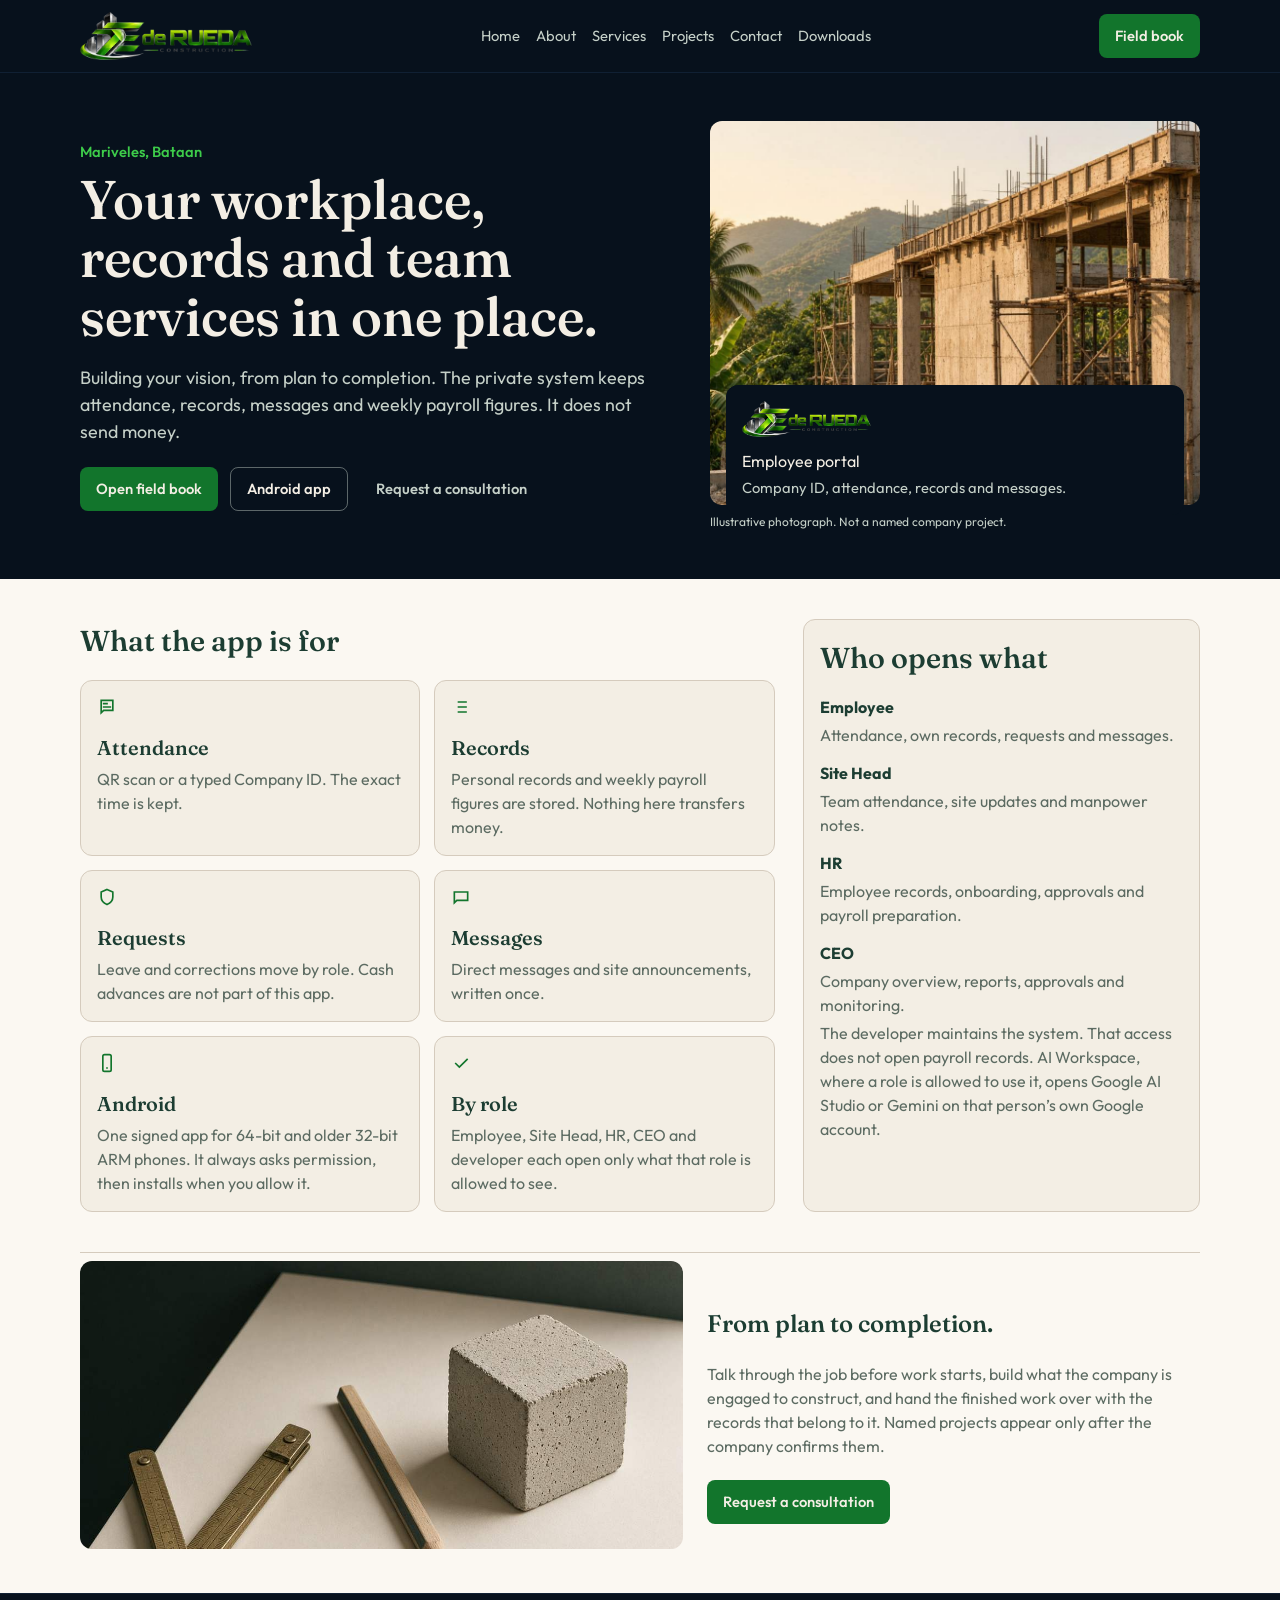
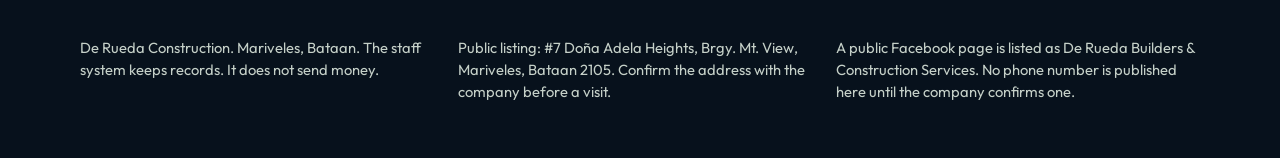
<file: index.html>
<!DOCTYPE html>
<html lang="en">
<head>
  <meta charset="utf-8" />
  <meta name="viewport" content="width=device-width, initial-scale=1" />
  <title>De Rueda Construction</title>
  <meta name="description" content="De Rueda Construction, Mariveles, Bataan. Workplace records, attendance and the Android field app. The system does not send money." />
  <meta name="theme-color" content="#07111c" />
  <link rel="icon" href="favicon.svg" />
  <meta property="og:title" content="De Rueda Construction" />
  <meta property="og:description" content="Workplace records, attendance and the Android field app. The system does not send money." />
  <meta property="og:image" content="og.jpg" />
  <meta property="og:type" content="website" />
  <link rel="preconnect" href="https://fonts.googleapis.com" />
  <link rel="preconnect" href="https://fonts.gstatic.com" crossorigin />
  <link href="https://fonts.googleapis.com/css2?family=Fraunces:opsz,wght@9..144,500;9..144,600&family=Outfit:wght@400;500;600&display=swap" rel="stylesheet" />
  <link rel="stylesheet" href="styles.css" />
</head>
<body>

<header class="bar">
  <div class="wrap">
    <div class="bar-row">
      <a class="brand" href="index.html" aria-label="De Rueda Construction">
        <img class="logo" src="brand/logo.webp" alt="De Rueda Construction" />
      </a>
      <nav class="desk">
        <a href="index.html">Home</a>
        <a href="about.html">About</a>
        <a href="services.html">Services</a>
        <a href="projects.html">Projects</a>
        <a href="contact.html">Contact</a>
        <a href="downloads.html">Downloads</a>
      </nav>
      <a class="btn gloss" href="field/index.html">Field book</a>
    </div>
    <nav class="mobile">
      <a href="index.html">Home</a>
      <a href="about.html">About</a>
      <a href="services.html">Services</a>
      <a href="projects.html">Projects</a>
      <a href="contact.html">Contact</a>
      <a href="downloads.html">Downloads</a>
      <a href="field/index.html">Field book</a>
    </nav>
  </div>
</header>

<main>
  <section class="hero">
    <div class="wrap hero-grid">
      <div>
        <p class="kicker">Mariveles, Bataan</p>
        <h1>Your workplace, records and team services in one place.</h1>
        <p class="lead">Building your vision, from plan to completion. The private system keeps attendance, records, messages and weekly payroll figures. It does not send money.</p>
        <div class="actions">
          <a class="btn gloss" href="field/index.html">Open field book</a>
          <a class="btn ghost" href="downloads.html">Android app</a>
          <a class="btn text" href="contact.html">Request a consultation</a>
        </div>
      </div>
      <figure class="shot">
        <img class="photo" src="images/site-dusk.jpg" alt="Timber formwork and scaffolding on a low building at dusk, with hills behind" />
        <div class="float">
          <img class="logo" src="brand/logo.webp" alt="De Rueda Construction" />
          <p>Employee portal</p>
          <p class="sub">Company ID, attendance, records and messages.</p>
        </div>
        <figcaption>Illustrative photograph. Not a named company project.</figcaption>
      </figure>
    </div>
  </section>

  <section class="wrap home-grid">
    <div>
      <h2>What the app is for</h2>
      <ul class="points">
        <li>
          <svg class="mark" viewBox="0 0 24 24" fill="none" stroke="currentColor" stroke-width="2" aria-hidden="true"><path d="M7 12h10M7 8h6M5 4h14v12H8l-3 3z"/></svg>
          <h3>Attendance</h3>
          <p class="muted">QR scan or a typed Company ID. The exact time is kept.</p>
        </li>
        <li>
          <svg class="mark" viewBox="0 0 24 24" fill="none" stroke="currentColor" stroke-width="2" aria-hidden="true"><path d="M8 6h11M8 12h11M8 18h11M4 6h.01M4 12h.01M4 18h.01"/></svg>
          <h3>Records</h3>
          <p class="muted">Personal records and weekly payroll figures are stored. Nothing here transfers money.</p>
        </li>
        <li>
          <svg class="mark" viewBox="0 0 24 24" fill="none" stroke="currentColor" stroke-width="2" aria-hidden="true"><path d="M12 3l7 3v6c0 5-3.5 7.5-7 9-3.5-1.5-7-4-7-9V6z"/></svg>
          <h3>Requests</h3>
          <p class="muted">Leave and corrections move by role. Cash advances are not part of this app.</p>
        </li>
        <li>
          <svg class="mark" viewBox="0 0 24 24" fill="none" stroke="currentColor" stroke-width="2" aria-hidden="true"><path d="M4 6h16v10H7l-3 3z"/></svg>
          <h3>Messages</h3>
          <p class="muted">Direct messages and site announcements, written once.</p>
        </li>
        <li>
          <svg class="mark" viewBox="0 0 24 24" fill="none" stroke="currentColor" stroke-width="2" aria-hidden="true"><rect x="7" y="2" width="10" height="20" rx="2"/><path d="M11 18h2"/></svg>
          <h3>Android</h3>
          <p class="muted">One signed app for 64-bit and older 32-bit ARM phones. It always asks permission, then installs when you allow it.</p>
        </li>
        <li>
          <svg class="mark" viewBox="0 0 24 24" fill="none" stroke="currentColor" stroke-width="2" aria-hidden="true"><path d="M5 12l5 5L20 7"/></svg>
          <h3>By role</h3>
          <p class="muted">Employee, Site Head, HR, CEO and developer each open only what that role is allowed to see.</p>
        </li>
      </ul>
    </div>
    <aside class="roles">
      <h2>Who opens what</h2>
      <ul>
        <li><strong>Employee</strong><p class="muted">Attendance, own records, requests and messages.</p></li>
        <li><strong>Site Head</strong><p class="muted">Team attendance, site updates and manpower notes.</p></li>
        <li><strong>HR</strong><p class="muted">Employee records, onboarding, approvals and payroll preparation.</p></li>
        <li><strong>CEO</strong><p class="muted">Company overview, reports, approvals and monitoring.</p></li>
      </ul>
      <p class="muted">The developer maintains the system. That access does not open payroll records. AI Workspace, where a role is allowed to use it, opens Google AI Studio or Gemini on that person’s own Google account.</p>
    </aside>
  </section>

  <section class="wrap close">
    <img src="images/materials.jpg" alt="Brass ruler, pencil and a concrete cube on cream paper" />
    <div>
      <h2>From plan to completion.</h2>
      <p class="muted">Talk through the job before work starts, build what the company is engaged to construct, and hand the finished work over with the records that belong to it. Named projects appear only after the company confirms them.</p>
      <div class="actions">
        <a class="btn gloss" href="contact.html">Request a consultation</a>
      </div>
    </div>
  </section>
</main>

<footer>
  <div class="wrap foot">
    <p>De Rueda Construction. Mariveles, Bataan. The staff system keeps records. It does not send money.</p>
    <p>Public listing: #7 Doña Adela Heights, Brgy. Mt. View, Mariveles, Bataan 2105. Confirm the address with the company before a visit.</p>
    <p>A public Facebook page is listed as De Rueda Builders & Construction Services. No phone number is published here until the company confirms one.</p>
  </div>
</footer>

</body>
</html>
</file>
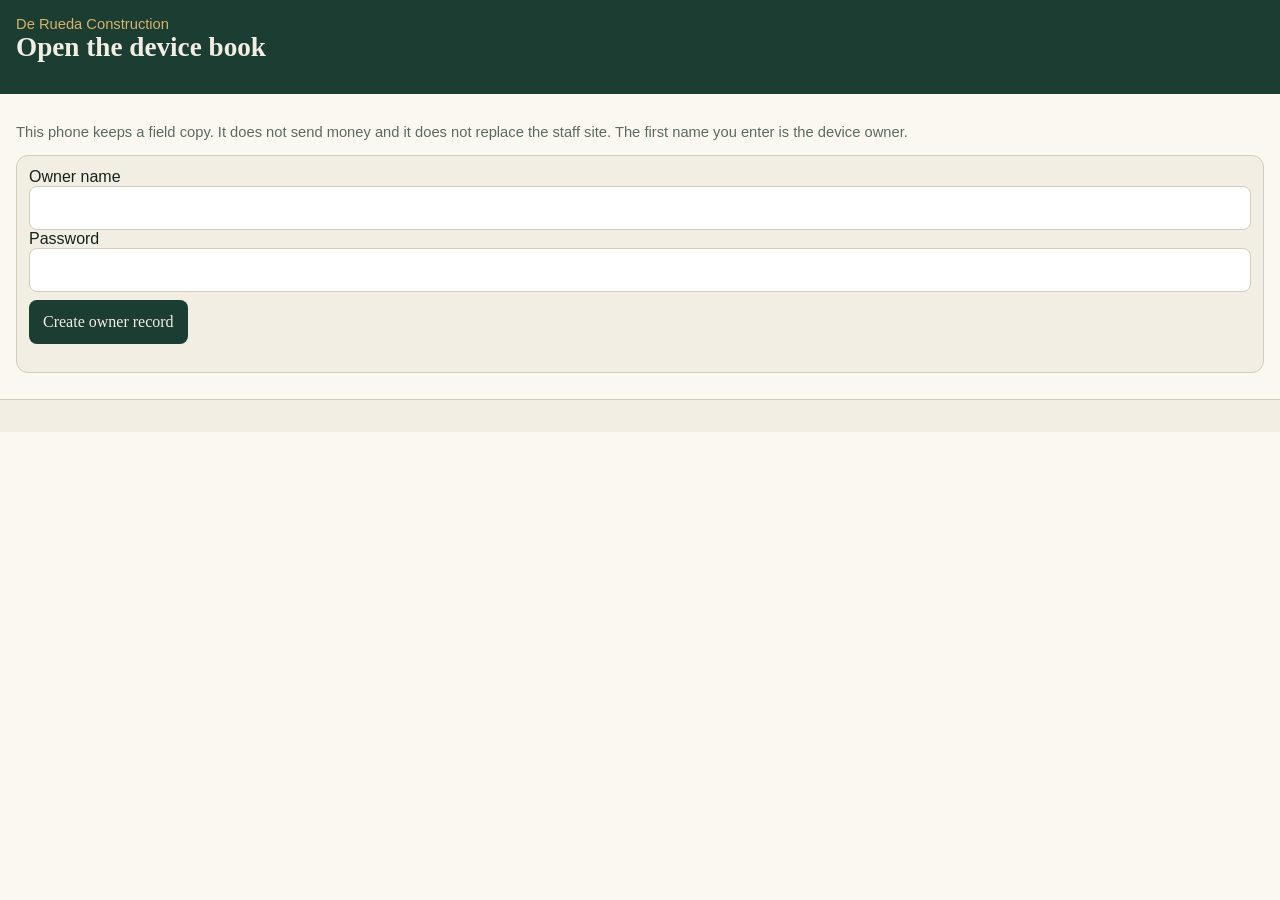
<file: field/index.html>
<!DOCTYPE html>
<html lang="en">
<head>
  <meta charset="utf-8" />
  <meta name="viewport" content="width=device-width, initial-scale=1" />
  <title>De Rueda</title>
  <style>
    :root { color-scheme: light; --ink:#14241c; --forest:#1c3d32; --brass:#a6843d; --paper:#fbf8f2; --cream:#f3eee4; --line:#d5cbbd; --muted:#5c6b62; --danger:#8d3b32; }
    * { box-sizing: border-box; }
    body { margin: 0; font-family: Georgia, "Times New Roman", serif; background: var(--paper); color: var(--ink); }
    header, main, nav { padding: 16px; }
    header { background: var(--forest); color: var(--cream); }
    h1 { font-size: 1.7rem; margin: 0; }
    p, label { font-family: "Segoe UI", sans-serif; }
    button, input, select { font: inherit; min-height: 44px; }
    button { background: var(--forest); color: var(--cream); border: 0; border-radius: 8px; padding: 0 14px; }
    button.alt { background: transparent; color: var(--forest); border: 1px solid var(--line); }
    input, select, textarea { width: 100%; border: 1px solid var(--line); border-radius: 8px; padding: 8px; background: white; }
    nav { position: sticky; bottom: 0; display: flex; gap: 6px; background: var(--cream); border-top: 1px solid var(--line); }
    nav button { flex: 1; background: transparent; color: var(--forest); padding: 8px 0; }
    .card { background: var(--cream); border: 1px solid var(--line); border-radius: 12px; padding: 12px; margin: 10px 0; }
    .muted { color: var(--muted); font-size: 0.92rem; }
    .err { color: var(--danger); }
    .row { display: flex; gap: 8px; margin: 8px 0; }
  </style>
</head>
<body>
  <header>
    <p class="muted" style="color:#d4b36a;margin:0">De Rueda Construction</p>
    <h1 id="title">Field record book</h1>
    <p id="who" class="muted" style="color:#e7dfd0"></p>
  </header>
  <main id="app"></main>
  <nav id="nav" hidden></nav>
  <script>
    const KEY = "drc-field-v1";
    const empty = () => ({ owner: null, sites: [], people: [], attendance: [], deductions: [] });
    let db = load();
    let session = false;
    let tab = "home";

    function load() {
      try { return JSON.parse(localStorage.getItem(KEY)) || empty(); } catch (e) { return empty(); }
    }
    function save() { localStorage.setItem(KEY, JSON.stringify(db)); }
    function pesos(c) { return "PHP " + (c / 100).toFixed(2); }
    function id() {
      const a = "ABCDEFGHJKLMNPQRSTUVWXYZ23456789";
      let s = "DRC-";
      const b = crypto.getRandomValues(new Uint8Array(6));
      for (const n of b) s += a[n % a.length];
      return s;
    }
    async function hash(password, salt) {
      const data = new TextEncoder().encode(salt + ":" + password);
      const buf = await crypto.subtle.digest("SHA-256", data);
      return [...new Uint8Array(buf)].map((x) => x.toString(16).padStart(2, "0")).join("");
    }
    function monday(iso) {
      const [y, m, d] = iso.split("-").map(Number);
      const dt = new Date(Date.UTC(y, m - 1, d));
      const day = dt.getUTCDay();
      dt.setUTCDate(dt.getUTCDate() + (day === 0 ? -6 : 1 - day));
      return dt.toISOString().slice(0, 10);
    }
    function today() {
      return new Intl.DateTimeFormat("en-CA", { timeZone: "Asia/Manila", year: "numeric", month: "2-digit", day: "2-digit" }).format(new Date());
    }
    function stamp() { return new Date().toISOString(); }
    function el(html) { app.innerHTML = html; bind(); }
    const app = document.getElementById("app");

    function render() {
      document.getElementById("nav").hidden = !session;
      if (!db.owner) return setup();
      if (!session) return unlock();
      document.getElementById("who").textContent = db.owner.name + " · " + db.owner.companyId;
      document.getElementById("nav").innerHTML = ["home","people","sites","attendance","payroll","backup"].map((t) => `<button data-tab="${t}">${t}</button>`).join("");
      if (tab === "home") home();
      if (tab === "people") people();
      if (tab === "sites") sites();
      if (tab === "attendance") attendance();
      if (tab === "payroll") payroll();
      if (tab === "backup") backup();
    }
    function bind() {
      document.querySelectorAll("[data-tab]").forEach((b) => b.onclick = () => { tab = b.dataset.tab; render(); });
      document.querySelectorAll("form[data-action]").forEach((f) => f.onsubmit = (e) => { e.preventDefault(); actions[f.dataset.action](new FormData(f), e.submitter); });
    }

    function setup() {
      document.getElementById("title").textContent = "Open the device book";
      el(`<p class="muted">This phone keeps a field copy. It does not send money and it does not replace the staff site. The first name you enter is the device owner.</p>
        <form data-action="setup" class="card">
          <label>Owner name<input name="name" required></label>
          <label>Password<input name="password" type="password" minlength="8" required></label>
          <div class="row"><button>Create owner record</button></div>
          <p class="err" id="err"></p>
        </form>`);
    }
    function unlock() {
      document.getElementById("title").textContent = "Locked";
      el(`<form data-action="unlock" class="card"><label>Password<input name="password" type="password" required></label><div class="row"><button>Open</button></div><p class="err" id="err"></p></form>`);
    }
    function home() {
      const last = db.attendance.filter((a) => a.companyId === db.owner.companyId).at(-1);
      el(`<div class="card"><p class="muted">Today ${today()}</p><p>${last ? last.action.toUpperCase() + " · " + last.occurredAt : "No attendance yet"}</p><p class="muted">${db.people.length} people · ${db.sites.length} sites</p></div>
        <p class="muted">Shared company records stay on the staff website. Use Backup when you want the CEO to import this phone's file.</p>`);
    }
    function sites() {
      el(`<form data-action="site" class="card"><label>Site name<input name="name" required></label><label>Type<select name="kind"><option value="project">Project site</option><option value="office">Office-based</option></select></label><button>Create site</button></form>
        ${db.sites.map((s) => `<div class="card"><strong>${s.name}</strong><p class="muted">${s.kind} · ${s.status} · ${s.id}</p></div>`).join("") || `<p class="muted">No sites yet.</p>`}`);
    }
    function people() {
      const options = db.sites.filter((s) => s.status === "active").map((s) => `<option value="${s.id}">${s.name}</option>`).join("");
      el(`<form data-action="person" class="card"><label>Name<input name="name" required></label><label>Job<input name="job" required></label><label>Site<select name="site">${options}</select></label><label>Class<select name="pay"><option value="daily">Daily</option><option value="hourly">Hourly</option></select></label><label>Rate, pesos<input name="rate" type="number" min="0" step="0.01"></label><button>Register</button><p class="err" id="err"></p></form>
        ${db.people.map((p) => `<div class="card"><strong>${p.fullName}</strong><p class="muted">${p.companyId} · ${p.role} · ${p.payClass} ${pesos(p.payClass === "hourly" ? p.hourlyRateCentavos : p.dailyRateCentavos)}</p></div>`).join("")}`);
    }
    function attendance() {
      const people = db.people.map((p) => `<option value="${p.companyId}">${p.fullName} · ${p.companyId}</option>`).join("");
      const sites = db.sites.filter((s) => s.status === "active").map((s) => `<option value="${s.id}">${s.name}</option>`).join("");
      const rows = db.attendance.slice().reverse().slice(0, 20).map((a) => `<div class="card">${a.companyId} · ${a.action} · ${a.occurredAt}</div>`).join("");
      el(`<form data-action="attend" class="card"><label>Person<select name="companyId">${people}</select></label><label>Site<select name="siteId">${sites}</select></label><div class="row"><button name="action" value="in">Check in</button><button class="alt" name="action" value="out">Check out</button></div><p class="err" id="err"></p></form>${rows || `<p class="muted">No events yet.</p>`}`);
    }
    function payroll() {
      el(`<form data-action="pay" class="card"><label>Any day in the week<input name="day" type="date" required></label><label><input name="ot" type="checkbox"> Include reviewed overtime</label><button>Prepare week</button><p class="muted">Draft rules: daily rate for a completed day, overtime after 8 hours at 125% only if you include it. Deductions are not guessed. This does not move money.</p><p class="err" id="err"></p></form>
        ${(db.payroll || []).map((r) => `<div class="card">${r.companyId} · ${r.week} · net ${pesos(r.net)}</div>`).join("")}`);
    }
    function backup() {
      el(`<div class="card"><p class="muted">CEO can import this file on the staff site. Rates are included because this is the owner's device copy.</p><button data-action="export" type="button">Download backup</button></div>`);
      const b = document.querySelector("[data-action=export]");
      if (b) b.onclick = () => {
        const file = { format: "drc-backup-1", exportedAt: new Date().toISOString(), sites: db.sites, people: db.people.map(({ companyId, fullName, role, status, siteId, jobTitle, payClass, dailyRateCentavos, hourlyRateCentavos }) => ({ companyId, fullName, role, status, siteId, jobTitle, payClass, dailyRateCentavos, hourlyRateCentavos })), attendance: db.attendance };
        const blob = new Blob([JSON.stringify(file, null, 2)], { type: "application/json" });
        const a = document.createElement("a");
        a.href = URL.createObjectURL(blob);
        a.download = "de-rueda-field-backup.json";
        a.click();
      };
    }

    const actions = {
      async setup(form) {
        const salt = [...crypto.getRandomValues(new Uint8Array(16))].map((x) => x.toString(16).padStart(2, "0")).join("");
        const password = await hash(form.get("password"), salt);
        const companyId = id();
        db.owner = { name: form.get("name"), companyId, salt, password };
        db.people.push({ companyId, fullName: form.get("name"), role: "ceo", status: "active", siteId: null, jobTitle: "Chief Executive Officer", payClass: "daily", dailyRateCentavos: 0, hourlyRateCentavos: 0 });
        save(); session = true; render();
      },
      async unlock(form) {
        const got = await hash(form.get("password"), db.owner.salt);
        if (got !== db.owner.password) { document.getElementById("err").textContent = "That password does not match."; return; }
        session = true; render();
      },
      site(form) {
        db.sites.push({ id: "SITE-" + id().slice(4), name: form.get("name"), kind: form.get("kind"), status: "active" });
        save(); render();
      },
      person(form) {
        if (!db.sites.length) { document.getElementById("err").textContent = "Create a site first."; return; }
        const rate = Math.round(Number(form.get("rate") || 0) * 100);
        const payClass = form.get("pay");
        db.people.push({ companyId: id(), fullName: form.get("name"), role: "employee", status: "active", siteId: form.get("site"), jobTitle: form.get("job"), payClass, dailyRateCentavos: payClass === "daily" ? rate : 0, hourlyRateCentavos: payClass === "hourly" ? rate : 0 });
        save(); render();
      },
      attend(form, button) {
        const action = button && button.value === "out" ? "out" : "in";
        const companyId = form.get("companyId");
        const last = [...db.attendance].reverse().find((a) => a.companyId === companyId);
        if (last && last.action === action) { document.getElementById("err").textContent = action === "in" ? "Already checked in." : "Already checked out."; return; }
        if (action === "out" && (!last || last.action !== "in")) { document.getElementById("err").textContent = "Check in first."; return; }
        db.attendance.push({ id: crypto.randomUUID(), companyId, siteId: form.get("siteId"), action, occurredAt: stamp(), method: "manual" });
        save(); render();
      },
      pay(form) {
        const week = monday(form.get("day") || today());
        const includeOt = form.get("ot") === "on";
        db.payroll = db.payroll || [];
        for (const person of db.people) {
          const events = db.attendance.filter((a) => a.companyId === person.companyId && a.occurredAt.slice(0, 10) >= week);
          if (!events.length) continue;
          const daily = person.payClass === "daily" ? person.dailyRateCentavos : 0;
          const hours = Math.min(8, events.filter((e) => e.action === "in").length * 8);
          const regular = person.payClass === "hourly" ? hours * person.hourlyRateCentavos : daily * events.filter((e) => e.action === "in").length;
          const net = regular;
          db.payroll.push({ companyId: person.companyId, week, net, note: includeOt ? "Overtime review included as zero until an out time is paired." : "Overtime not included." });
        }
        save(); render();
      }
    };
    render();
  </script>
</body>
</html>
</file>
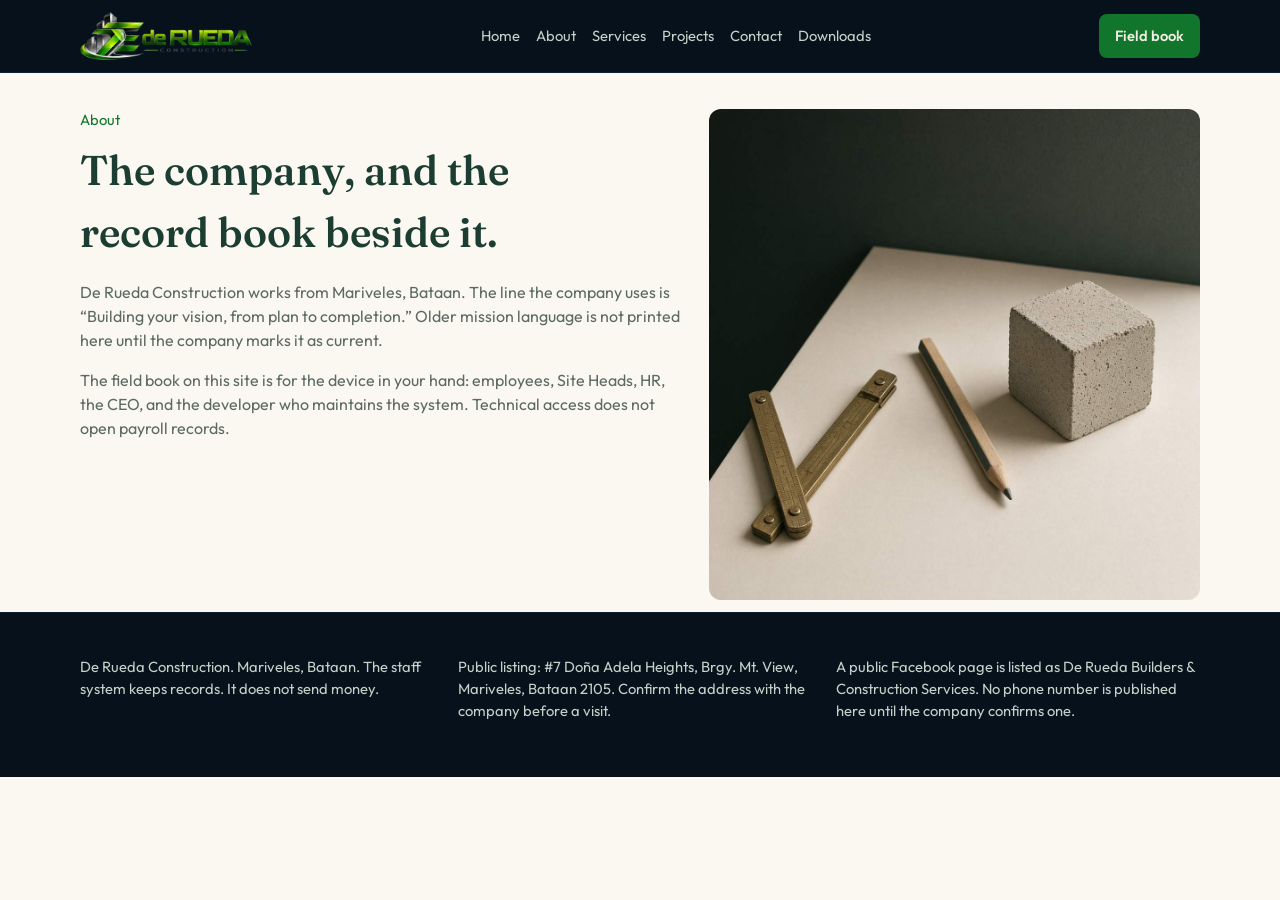
<file: about.html>
<!DOCTYPE html>
<html lang="en">
<head>
  <meta charset="utf-8" />
  <meta name="viewport" content="width=device-width, initial-scale=1" />
  <meta name="theme-color" content="#07111c" />
  <title>About · De Rueda Construction</title>
  <meta name="description" content="De Rueda Construction, Mariveles, Bataan. Public site, field record book, and Android install." />
  <link rel="icon" href="favicon.svg" />
  <link rel="preconnect" href="https://fonts.googleapis.com" />
  <link rel="preconnect" href="https://fonts.gstatic.com" crossorigin />
  <link href="https://fonts.googleapis.com/css2?family=Fraunces:opsz,wght@9..144,500;9..144,600&family=Outfit:wght@400;500;600&display=swap" rel="stylesheet" />
  <link rel="stylesheet" href="styles.css" />
</head>
<body>

<header class="bar">
  <div class="wrap">
    <div class="bar-row">
      <a class="brand" href="index.html" aria-label="De Rueda Construction">
        <img class="logo" src="brand/logo.webp" alt="De Rueda Construction" />
      </a>
      <nav class="desk">
        <a href="index.html">Home</a>
        <a href="about.html">About</a>
        <a href="services.html">Services</a>
        <a href="projects.html">Projects</a>
        <a href="contact.html">Contact</a>
        <a href="downloads.html">Downloads</a>
      </nav>
      <a class="btn gloss" href="field/index.html">Field book</a>
    </div>
    <nav class="mobile">
      <a href="index.html">Home</a>
      <a href="about.html">About</a>
      <a href="services.html">Services</a>
      <a href="projects.html">Projects</a>
      <a href="contact.html">Contact</a>
      <a href="downloads.html">Downloads</a>
      <a href="field/index.html">Field book</a>
    </nav>
  </div>
</header>

<main class="wrap page split">
  <div>
    <p class="kicker">About</p>
    <h1>The company, and the record book beside it.</h1>
    <p class="muted">De Rueda Construction works from Mariveles, Bataan. The line the company uses is “Building your vision, from plan to completion.” Older mission language is not printed here until the company marks it as current.</p>
    <p class="muted">The field book on this site is for the device in your hand: employees, Site Heads, HR, the CEO, and the developer who maintains the system. Technical access does not open payroll records.</p>
  </div>
  <img src="images/materials.jpg" alt="Brass ruler, pencil and a concrete cube on cream paper" style="border-radius:12px;width:100%;object-fit:cover" />
</main>

<footer>
  <div class="wrap foot">
    <p>De Rueda Construction. Mariveles, Bataan. The staff system keeps records. It does not send money.</p>
    <p>Public listing: #7 Doña Adela Heights, Brgy. Mt. View, Mariveles, Bataan 2105. Confirm the address with the company before a visit.</p>
    <p>A public Facebook page is listed as De Rueda Builders & Construction Services. No phone number is published here until the company confirms one.</p>
  </div>
</footer>

</body></html>
</file>
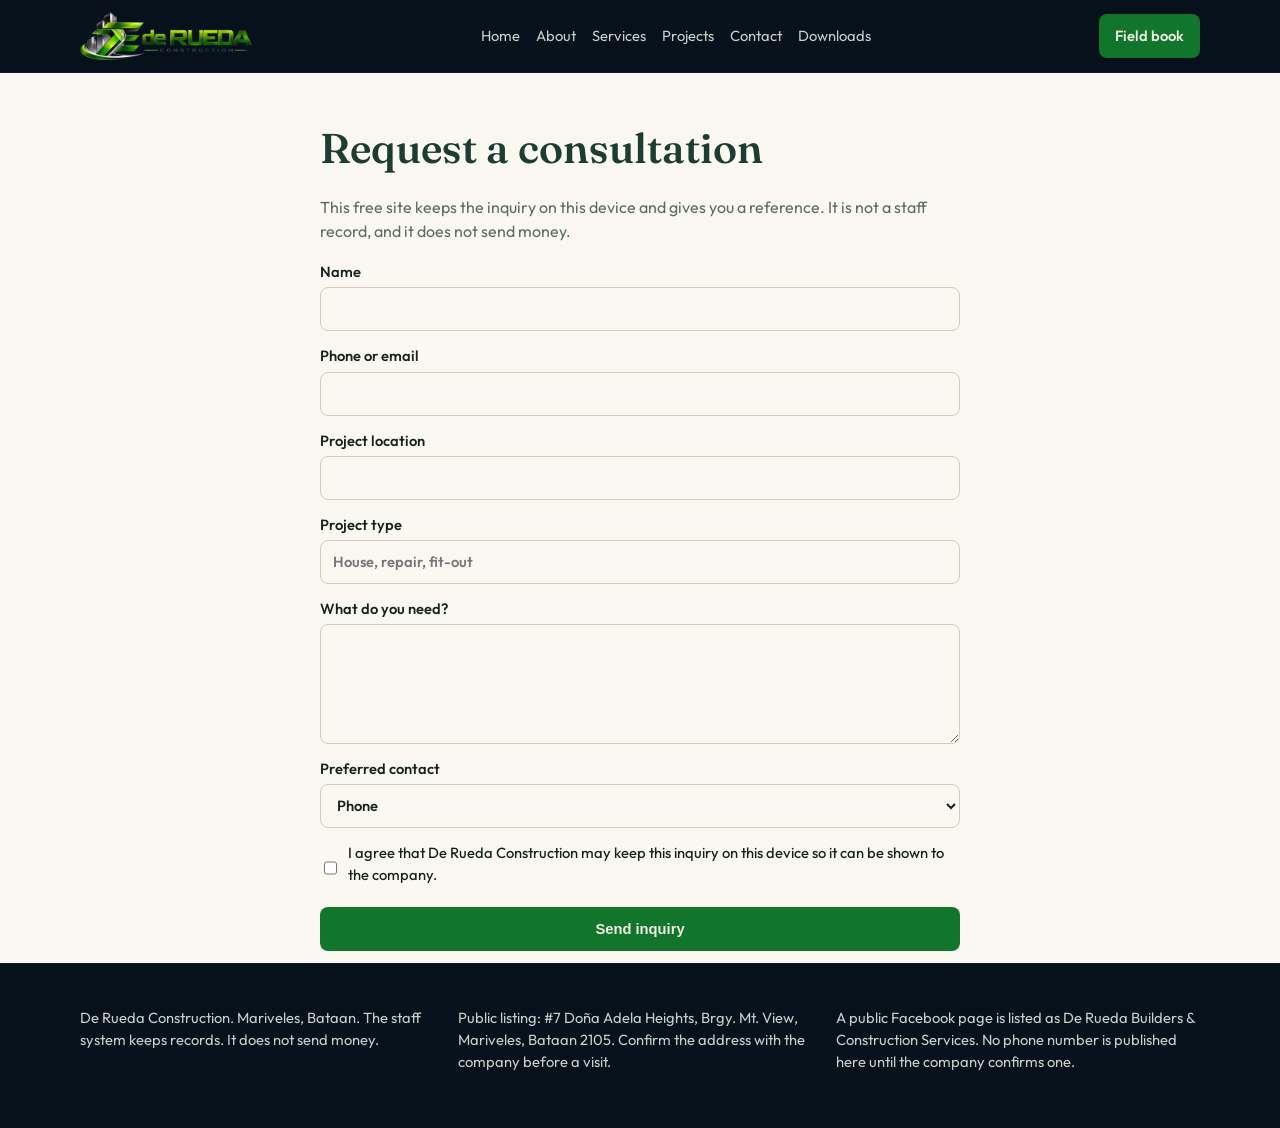
<file: contact.html>
<!DOCTYPE html>
<html lang="en">
<head>
  <meta charset="utf-8" />
  <meta name="viewport" content="width=device-width, initial-scale=1" />
  <meta name="theme-color" content="#07111c" />
  <title>Contact · De Rueda Construction</title>
  <meta name="description" content="De Rueda Construction, Mariveles, Bataan. Public site, field record book, and Android install." />
  <link rel="icon" href="favicon.svg" />
  <link rel="preconnect" href="https://fonts.googleapis.com" />
  <link rel="preconnect" href="https://fonts.gstatic.com" crossorigin />
  <link href="https://fonts.googleapis.com/css2?family=Fraunces:opsz,wght@9..144,500;9..144,600&family=Outfit:wght@400;500;600&display=swap" rel="stylesheet" />
  <link rel="stylesheet" href="styles.css" />
</head>
<body>

<header class="bar">
  <div class="wrap">
    <div class="bar-row">
      <a class="brand" href="index.html" aria-label="De Rueda Construction">
        <img class="logo" src="brand/logo.webp" alt="De Rueda Construction" />
      </a>
      <nav class="desk">
        <a href="index.html">Home</a>
        <a href="about.html">About</a>
        <a href="services.html">Services</a>
        <a href="projects.html">Projects</a>
        <a href="contact.html">Contact</a>
        <a href="downloads.html">Downloads</a>
      </nav>
      <a class="btn gloss" href="field/index.html">Field book</a>
    </div>
    <nav class="mobile">
      <a href="index.html">Home</a>
      <a href="about.html">About</a>
      <a href="services.html">Services</a>
      <a href="projects.html">Projects</a>
      <a href="contact.html">Contact</a>
      <a href="downloads.html">Downloads</a>
      <a href="field/index.html">Field book</a>
    </nav>
  </div>
</header>

<main class="wrap page" style="max-width:640px">
  <h1>Request a consultation</h1>
  <p class="muted">This free site keeps the inquiry on this device and gives you a reference. It is not a staff record, and it does not send money.</p>
  <div id="sent" class="note" hidden></div>
  <form id="inquiry">
    <label>Name<input name="fullName" required /></label>
    <label>Phone or email<input name="contact" required /></label>
    <label>Project location<input name="location" /></label>
    <label>Project type<input name="projectType" placeholder="House, repair, fit-out" /></label>
    <label>What do you need?<textarea name="description" required></textarea></label>
    <label>Preferred contact
      <select name="preferred">
        <option value="phone">Phone</option>
        <option value="email">Email</option>
        <option value="either">Either</option>
      </select>
    </label>
    <label class="check"><input name="consent" type="checkbox" required /><span>I agree that De Rueda Construction may keep this inquiry on this device so it can be shown to the company.</span></label>
    <button class="btn gloss" type="submit">Send inquiry</button>
  </form>
</main>

<footer>
  <div class="wrap foot">
    <p>De Rueda Construction. Mariveles, Bataan. The staff system keeps records. It does not send money.</p>
    <p>Public listing: #7 Doña Adela Heights, Brgy. Mt. View, Mariveles, Bataan 2105. Confirm the address with the company before a visit.</p>
    <p>A public Facebook page is listed as De Rueda Builders & Construction Services. No phone number is published here until the company confirms one.</p>
  </div>
</footer>

<script>
const form = document.getElementById("inquiry");
form.addEventListener("submit", (event) => {
  event.preventDefault();
  const data = Object.fromEntries(new FormData(form).entries());
  const id = crypto.randomUUID();
  const all = JSON.parse(localStorage.getItem("drc-inquiries") || "[]");
  all.push({ id, at: new Date().toISOString(), ...data });
  localStorage.setItem("drc-inquiries", JSON.stringify(all));
  form.hidden = true;
  const sent = document.getElementById("sent");
  sent.hidden = false;
  sent.textContent = "Inquiry saved on this device. Reference " + id.slice(0, 8) + ".";
});
</script>

</body></html>
</file>
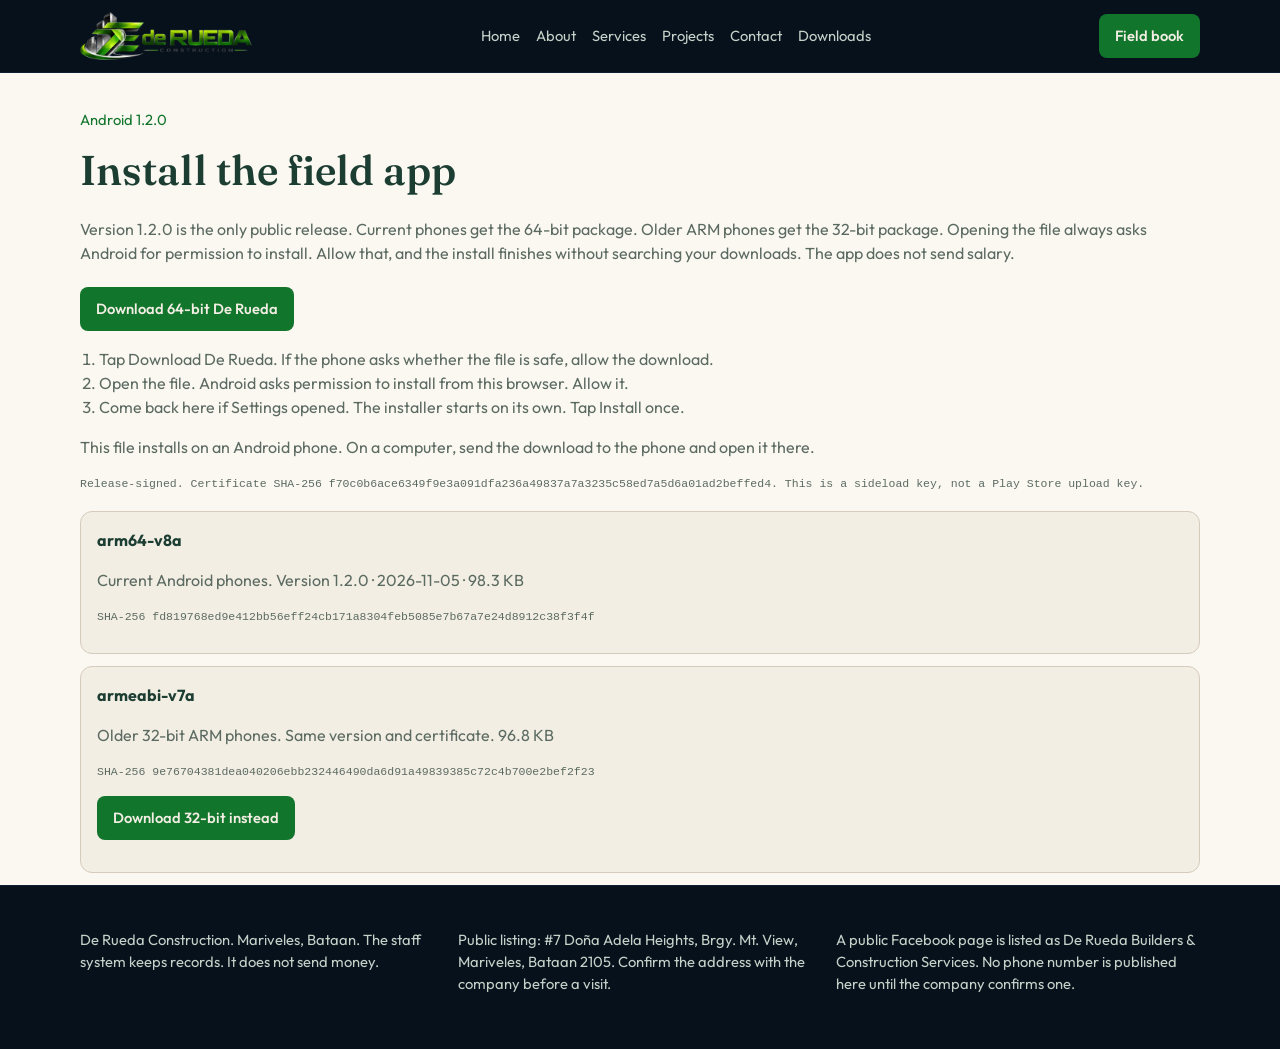
<file: downloads.html>
<!DOCTYPE html>
<html lang="en">
<head>
  <meta charset="utf-8" />
  <meta name="viewport" content="width=device-width, initial-scale=1" />
  <meta name="theme-color" content="#07111c" />
  <title>Android install · De Rueda Construction</title>
  <meta name="description" content="De Rueda Construction, Mariveles, Bataan. Public site, field record book, and Android install." />
  <link rel="icon" href="favicon.svg" />
  <link rel="preconnect" href="https://fonts.googleapis.com" />
  <link rel="preconnect" href="https://fonts.gstatic.com" crossorigin />
  <link href="https://fonts.googleapis.com/css2?family=Fraunces:opsz,wght@9..144,500;9..144,600&family=Outfit:wght@400;500;600&display=swap" rel="stylesheet" />
  <link rel="stylesheet" href="styles.css" />
</head>
<body>

<header class="bar">
  <div class="wrap">
    <div class="bar-row">
      <a class="brand" href="index.html" aria-label="De Rueda Construction">
        <img class="logo" src="brand/logo.webp" alt="De Rueda Construction" />
      </a>
      <nav class="desk">
        <a href="index.html">Home</a>
        <a href="about.html">About</a>
        <a href="services.html">Services</a>
        <a href="projects.html">Projects</a>
        <a href="contact.html">Contact</a>
        <a href="downloads.html">Downloads</a>
      </nav>
      <a class="btn gloss" href="field/index.html">Field book</a>
    </div>
    <nav class="mobile">
      <a href="index.html">Home</a>
      <a href="about.html">About</a>
      <a href="services.html">Services</a>
      <a href="projects.html">Projects</a>
      <a href="contact.html">Contact</a>
      <a href="downloads.html">Downloads</a>
      <a href="field/index.html">Field book</a>
    </nav>
  </div>
</header>

<main class="wrap page">
  <p class="kicker">Android 1.2.0</p>
  <h1>Install the field app</h1>
  <p class="muted">Version 1.2.0 is the only public release. Current phones get the 64-bit package. Older ARM phones get the 32-bit package. Opening the file always asks Android for permission to install. Allow that, and the install finishes without searching your downloads. The app does not send salary.</p>
  <p style="margin-top:22px"><a id="get" class="btn gloss" href="https://cdn.jsdelivr.net/gh/marjoncompany-lgtm/marjoncompany-lgtm.github.io@main/downloads/DeRueda-arm64-v8a.apk" download="DeRueda-arm64-v8a.apk">Download 64-bit De Rueda</a></p>
  <p id="asked" class="note" hidden>Android is asking permission to install this app. Allow installs from this browser. If the phone opened Settings, turn the switch on and come back. This page opens the installer again, and De Rueda installs once you confirm the name.</p>
  <p id="continuing" class="note" hidden>Permission is saved. The installer should be open now. Confirm De Rueda, tap Install, and Android finishes the rest.</p>
  <ol class="steps">
    <li>Tap Download De Rueda. If the phone asks whether the file is safe, allow the download.</li>
    <li>Open the file. Android asks permission to install from this browser. Allow it.</li>
    <li>Come back here if Settings opened. The installer starts on its own. Tap Install once.</li>
  </ol>
  <p id="desk" class="muted" hidden>This file installs on an Android phone. On a computer, send the download to the phone and open it there.</p>
  <p class="sha">Release-signed. Certificate SHA-256 f70c0b6ace6349f9e3a091dfa236a49837a7a3235c58ed7a5d6a01ad2beffed4. This is a sideload key, not a Play Store upload key.</p>
  <div class="panel" style="margin-top:18px">
    <strong style="color:#1c3d32">arm64-v8a</strong>
    <p class="muted">Current Android phones. Version 1.2.0 · 2026-11-05 · 98.3 KB</p>
    <p class="sha">SHA-256 fd819768ed9e412bb56eff24cb171a8304feb5085e7b67a7e24d8912c38f3f4f</p>
  </div>
  <div class="panel" style="margin-top:12px">
    <strong style="color:#1c3d32">armeabi-v7a</strong>
    <p class="muted">Older 32-bit ARM phones. Same version and certificate. 96.8 KB</p>
    <p class="sha">SHA-256 9e76704381dea040206ebb232446490da6d91a49839385c72c4b700e2bef2f23</p>
    <p><a id="alt" class="btn gloss" href="https://cdn.jsdelivr.net/gh/marjoncompany-lgtm/marjoncompany-lgtm.github.io@main/downloads/DeRueda-armeabi-v7a.apk" download="DeRueda-armeabi-v7a.apk">Download 32-bit instead</a></p>
  </div>
</main>

<footer>
  <div class="wrap foot">
    <p>De Rueda Construction. Mariveles, Bataan. The staff system keeps records. It does not send money.</p>
    <p>Public listing: #7 Doña Adela Heights, Brgy. Mt. View, Mariveles, Bataan 2105. Confirm the address with the company before a visit.</p>
    <p>A public Facebook page is listed as De Rueda Builders & Construction Services. No phone number is published here until the company confirms one.</p>
  </div>
</footer>

<script>
const KEY = "drc-apk-permit";
let HREF = "https://cdn.jsdelivr.net/gh/marjoncompany-lgtm/marjoncompany-lgtm.github.io@main/downloads/DeRueda-arm64-v8a.apk";
let NAME = "DeRueda-arm64-v8a.apk";
const android = /Android/i.test(navigator.userAgent);
if (/armeabi-v7a|armv7/i.test(navigator.userAgent)) {
  HREF = "https://cdn.jsdelivr.net/gh/marjoncompany-lgtm/marjoncompany-lgtm.github.io@main/downloads/DeRueda-armeabi-v7a.apk";
  NAME = "DeRueda-armeabi-v7a.apk";
  const button = document.getElementById("get");
  button.href = HREF;
  button.setAttribute("download", NAME);
  button.textContent = "Download 32-bit De Rueda";
}
if (!android) document.getElementById("desk").hidden = false;
function read() {
  try {
    const parsed = JSON.parse(sessionStorage.getItem(KEY) || "null");
    if (!parsed || (parsed.pass !== 1 && parsed.pass !== 2)) return null;
    if (Date.now() - parsed.at > 15 * 60 * 1000) { sessionStorage.removeItem(KEY); return null; }
    return parsed;
  } catch (e) { return null; }
}
function write(permit) {
  if (!permit) sessionStorage.removeItem(KEY);
  else sessionStorage.setItem(KEY, JSON.stringify(permit));
}
function show(phase) {
  document.getElementById("asked").hidden = phase !== "asked";
  document.getElementById("continuing").hidden = phase !== "continuing";
}
function resume(permit) {
  const href = permit.href || HREF;
  write({ href, pass: 2, at: Date.now() });
  show("continuing");
  location.assign(href);
}
const saved = read();
if (saved && saved.pass === 1) show("asked");
if (saved && saved.pass === 2) show("continuing");
if (android && saved && saved.pass === 1 && saved.at < performance.timeOrigin - 500) resume(saved);
let left = false;
document.addEventListener("visibilitychange", () => {
  if (document.visibilityState === "hidden") { if (read() && read().pass === 1) left = true; return; }
  if (!left || !android) return;
  left = false;
  const current = read();
  if (current && current.pass === 1) resume(current);
});
document.getElementById("get").addEventListener("click", (event) => {
  if (!android) return;
  event.preventDefault();
  write({ href: HREF, pass: 1, at: Date.now() });
  show("asked");
  const link = document.createElement("a");
  link.href = HREF;
  link.download = NAME;
  document.body.appendChild(link);
  link.click();
  link.remove();
});
</script>

</body></html>
</file>
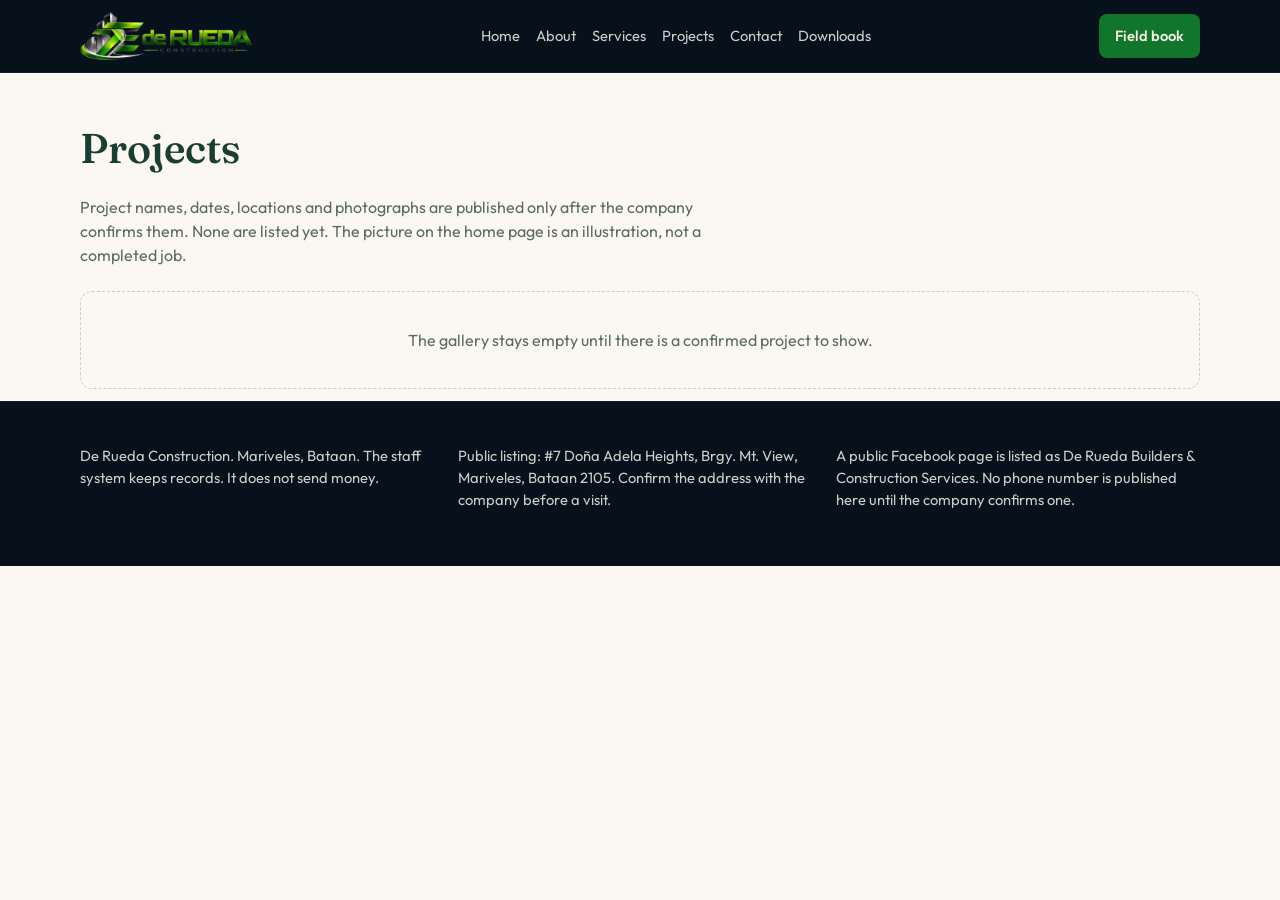
<file: projects.html>
<!DOCTYPE html>
<html lang="en">
<head>
  <meta charset="utf-8" />
  <meta name="viewport" content="width=device-width, initial-scale=1" />
  <meta name="theme-color" content="#07111c" />
  <title>Projects · De Rueda Construction</title>
  <meta name="description" content="De Rueda Construction, Mariveles, Bataan. Public site, field record book, and Android install." />
  <link rel="icon" href="favicon.svg" />
  <link rel="preconnect" href="https://fonts.googleapis.com" />
  <link rel="preconnect" href="https://fonts.gstatic.com" crossorigin />
  <link href="https://fonts.googleapis.com/css2?family=Fraunces:opsz,wght@9..144,500;9..144,600&family=Outfit:wght@400;500;600&display=swap" rel="stylesheet" />
  <link rel="stylesheet" href="styles.css" />
</head>
<body>

<header class="bar">
  <div class="wrap">
    <div class="bar-row">
      <a class="brand" href="index.html" aria-label="De Rueda Construction">
        <img class="logo" src="brand/logo.webp" alt="De Rueda Construction" />
      </a>
      <nav class="desk">
        <a href="index.html">Home</a>
        <a href="about.html">About</a>
        <a href="services.html">Services</a>
        <a href="projects.html">Projects</a>
        <a href="contact.html">Contact</a>
        <a href="downloads.html">Downloads</a>
      </nav>
      <a class="btn gloss" href="field/index.html">Field book</a>
    </div>
    <nav class="mobile">
      <a href="index.html">Home</a>
      <a href="about.html">About</a>
      <a href="services.html">Services</a>
      <a href="projects.html">Projects</a>
      <a href="contact.html">Contact</a>
      <a href="downloads.html">Downloads</a>
      <a href="field/index.html">Field book</a>
    </nav>
  </div>
</header>

<main class="wrap page">
  <h1>Projects</h1>
  <p class="muted" style="max-width:42rem">Project names, dates, locations and photographs are published only after the company confirms them. None are listed yet. The picture on the home page is an illustration, not a completed job.</p>
  <div class="empty" style="margin-top:24px">The gallery stays empty until there is a confirmed project to show.</div>
</main>

<footer>
  <div class="wrap foot">
    <p>De Rueda Construction. Mariveles, Bataan. The staff system keeps records. It does not send money.</p>
    <p>Public listing: #7 Doña Adela Heights, Brgy. Mt. View, Mariveles, Bataan 2105. Confirm the address with the company before a visit.</p>
    <p>A public Facebook page is listed as De Rueda Builders & Construction Services. No phone number is published here until the company confirms one.</p>
  </div>
</footer>

</body></html>
</file>
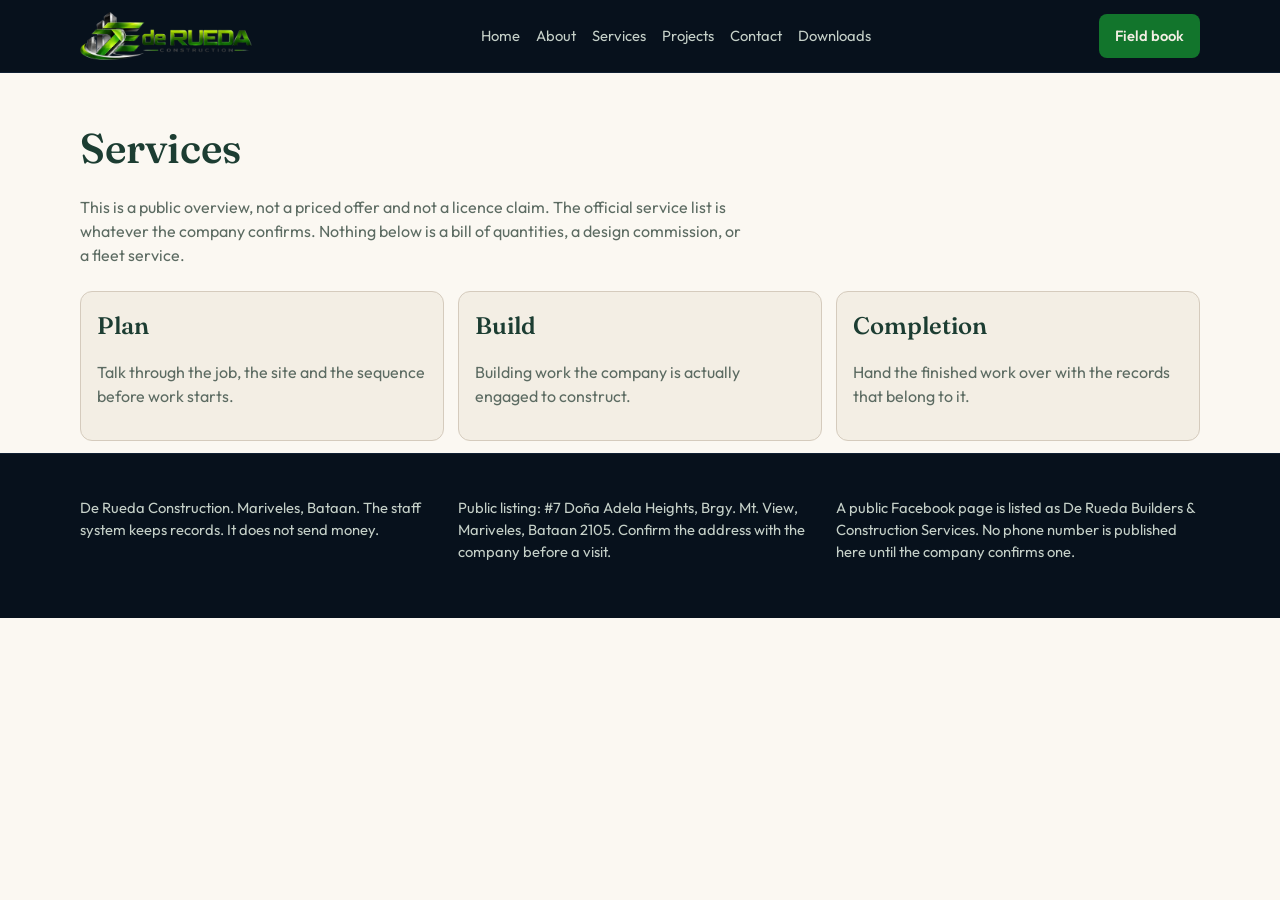
<file: services.html>
<!DOCTYPE html>
<html lang="en">
<head>
  <meta charset="utf-8" />
  <meta name="viewport" content="width=device-width, initial-scale=1" />
  <meta name="theme-color" content="#07111c" />
  <title>Services · De Rueda Construction</title>
  <meta name="description" content="De Rueda Construction, Mariveles, Bataan. Public site, field record book, and Android install." />
  <link rel="icon" href="favicon.svg" />
  <link rel="preconnect" href="https://fonts.googleapis.com" />
  <link rel="preconnect" href="https://fonts.gstatic.com" crossorigin />
  <link href="https://fonts.googleapis.com/css2?family=Fraunces:opsz,wght@9..144,500;9..144,600&family=Outfit:wght@400;500;600&display=swap" rel="stylesheet" />
  <link rel="stylesheet" href="styles.css" />
</head>
<body>

<header class="bar">
  <div class="wrap">
    <div class="bar-row">
      <a class="brand" href="index.html" aria-label="De Rueda Construction">
        <img class="logo" src="brand/logo.webp" alt="De Rueda Construction" />
      </a>
      <nav class="desk">
        <a href="index.html">Home</a>
        <a href="about.html">About</a>
        <a href="services.html">Services</a>
        <a href="projects.html">Projects</a>
        <a href="contact.html">Contact</a>
        <a href="downloads.html">Downloads</a>
      </nav>
      <a class="btn gloss" href="field/index.html">Field book</a>
    </div>
    <nav class="mobile">
      <a href="index.html">Home</a>
      <a href="about.html">About</a>
      <a href="services.html">Services</a>
      <a href="projects.html">Projects</a>
      <a href="contact.html">Contact</a>
      <a href="downloads.html">Downloads</a>
      <a href="field/index.html">Field book</a>
    </nav>
  </div>
</header>

<main class="wrap page">
  <h1>Services</h1>
  <p class="muted" style="max-width:42rem">This is a public overview, not a priced offer and not a licence claim. The official service list is whatever the company confirms. Nothing below is a bill of quantities, a design commission, or a fleet service.</p>
  <div class="service-grid" style="margin-top:24px">
    <article class="card"><h2>Plan</h2><p class="muted">Talk through the job, the site and the sequence before work starts.</p></article>
    <article class="card"><h2>Build</h2><p class="muted">Building work the company is actually engaged to construct.</p></article>
    <article class="card"><h2>Completion</h2><p class="muted">Hand the finished work over with the records that belong to it.</p></article>
  </div>
</main>

<footer>
  <div class="wrap foot">
    <p>De Rueda Construction. Mariveles, Bataan. The staff system keeps records. It does not send money.</p>
    <p>Public listing: #7 Doña Adela Heights, Brgy. Mt. View, Mariveles, Bataan 2105. Confirm the address with the company before a visit.</p>
    <p>A public Facebook page is listed as De Rueda Builders & Construction Services. No phone number is published here until the company confirms one.</p>
  </div>
</footer>

</body></html>
</file>
<file: styles.css>
:root {
  --ink: #14241c;
  --forest: #1c3d32;
  --canopy: #2d5a48;
  --brass: #a6843d;
  --cream: #f3eee4;
  --paper: #fbf8f2;
  --sand: #e6dccb;
  --line: #d5cbbd;
  --muted: #5c6b62;
  --danger: #8d3b32;
  --night: #07111c;
  --night-raise: #102033;
  --gloss: #12752c;
  --gloss-bright: #3dcc4a;
  --mist: #c5d0c8;
}
* { box-sizing: border-box; }
html { scroll-behavior: smooth; }
body { margin: 0; background: var(--paper); color: var(--ink); font-family: Outfit, "Segoe UI", sans-serif; line-height: 1.5; }
a { color: inherit; }
img { max-width: 100%; display: block; }
.wrap { width: min(1120px, calc(100% - 32px)); margin: 0 auto; }
header.bar { border-bottom: 1px solid var(--night-raise); background: var(--night); color: var(--cream); position: sticky; top: 0; z-index: 5; }
.bar-row { display: flex; align-items: center; justify-content: space-between; gap: 12px; padding: 12px 0; }
.brand { display: flex; align-items: center; text-decoration: none; }
.brand img, .float img { height: 44px; width: auto; }

img.logo {
  display: block;
  width: auto;
  height: 48px;
  max-width: 190px;
  object-fit: contain;
}
.float img.logo { height: 36px; }

nav.desk { display: flex; gap: 16px; }
nav.desk a, nav.mobile a { color: var(--mist); text-decoration: none; font-size: 0.92rem; }
nav.desk a:hover, nav.mobile a:hover { color: var(--cream); }
nav.mobile { display: none; gap: 14px; overflow-x: auto; padding-bottom: 12px; }
nav.mobile a { white-space: nowrap; }
.btn { display: inline-flex; align-items: center; justify-content: center; min-height: 44px; padding: 0 16px; border-radius: 8px; text-decoration: none; font-size: 0.92rem; font-weight: 560; }
.btn.gloss, .btn.forest { background: var(--gloss); color: var(--cream); }
.btn.ghost { border: 1px solid color-mix(in srgb, var(--mist) 45%, transparent); background: transparent; color: var(--cream); }
.btn.text { background: transparent; color: var(--mist); }
h1, h2, h3 { font-family: Fraunces, Georgia, serif; font-weight: 560; color: var(--forest); text-wrap: balance; }
.kicker { color: var(--gloss); font-size: 0.92rem; margin: 0; }
.muted { color: var(--muted); }
.hero { background: var(--night); color: var(--cream); }
.hero-grid { display: grid; gap: 32px; align-items: center; padding: 48px 0; }
.hero h1 { color: var(--cream); font-size: clamp(2.2rem, 5vw, 3.4rem); line-height: 1.08; margin: 8px 0 0; }
.hero .kicker { color: var(--gloss-bright); font-weight: 560; }
.hero p.lead { font-size: 1.12rem; max-width: 40rem; color: var(--mist); text-wrap: pretty; }
.actions { display: flex; flex-wrap: wrap; gap: 12px; margin-top: 22px; }
figure { margin: 0; }
.shot { position: relative; }
.shot img.photo { width: 100%; height: 24rem; object-fit: cover; border-radius: 12px; }
.float { position: absolute; left: 16px; right: 16px; bottom: 16px; background: var(--night); border-radius: 12px; padding: 16px; }
.float img { height: 36px; width: auto; }
.float p { margin: 12px 0 0; }
.float .sub { margin-top: 4px; color: var(--mist); font-size: 0.92rem; }
figcaption { margin-top: 8px; font-size: 0.75rem; color: var(--mist); }
.home-grid { display: grid; gap: 28px; padding: 40px 0; }
.points { display: grid; gap: 14px; list-style: none; padding: 0; margin: 18px 0 0; }
.points li, .roles, article.card, .panel { border: 1px solid var(--line); background: var(--cream); border-radius: 12px; padding: 16px; }
.points h3 { margin: 10px 0 0; font-size: 1.25rem; }
.points p, .roles p { margin: 4px 0 0; }
.mark { width: 20px; height: 20px; color: var(--gloss); }
.roles h2, .home-grid h2 { margin: 0; font-size: 1.8rem; }
.roles ul { list-style: none; padding: 0; margin: 16px 0 0; display: grid; gap: 14px; }
.roles strong { color: var(--forest); }
.close { display: grid; gap: 24px; align-items: center; padding: 8px 0 36px; border-top: 1px solid var(--line); }
.close img { width: 100%; height: 18rem; object-fit: cover; border-radius: 12px; }
main { padding-bottom: 8px; }
.page { padding: 36px 0 12px; }
.page h1 { font-size: clamp(2rem, 4vw, 2.6rem); margin: 8px 0 0; }
.split { display: grid; gap: 28px; }
.service-grid, .three { display: grid; gap: 14px; }
article.card h2 { margin: 0; font-size: 1.5rem; }
.empty { border: 1px dashed var(--line); border-radius: 12px; padding: 36px 16px; text-align: center; color: var(--muted); }
form { display: grid; gap: 14px; margin-top: 18px; }
label { display: grid; gap: 4px; font-size: 0.92rem; font-weight: 560; }
input, select, textarea { font: inherit; min-height: 44px; border: 1px solid var(--line); border-radius: 8px; padding: 8px 12px; background: var(--paper); color: var(--ink); width: 100%; }
textarea { min-height: 120px; }
.check { display: flex; gap: 8px; align-items: flex-start; font-weight: 450; }
.check input { width: auto; margin-top: 4px; }
button.btn { border: 0; cursor: pointer; }
.note { background: var(--cream); border-radius: 12px; padding: 14px; }
ol.steps { color: var(--muted); padding-left: 1.2rem; }
footer { border-top: 1px solid var(--night-raise); background: var(--night); color: var(--mist); }
.foot { display: grid; gap: 14px; padding: 28px 0 40px; font-size: 0.92rem; }
.sha { font-family: ui-monospace, monospace; font-size: 0.72rem; word-break: break-all; color: var(--muted); }
@media (min-width: 800px) {
  .hero-grid, .split, .close { grid-template-columns: 1.1fr 0.9fr; }
  .home-grid { grid-template-columns: 1.4fr 0.8fr; }
  .points { grid-template-columns: 1fr 1fr; }
  .service-grid, .three, .foot { grid-template-columns: repeat(3, 1fr); }
  nav.mobile { display: none; }
}
@media (max-width: 799px) {
  nav.desk { display: none; }
  nav.mobile { display: flex; }
  .shot img.photo { height: 20rem; }
}
@media (prefers-reduced-motion: reduce) {
  html { scroll-behavior: auto; }
}
</file>
